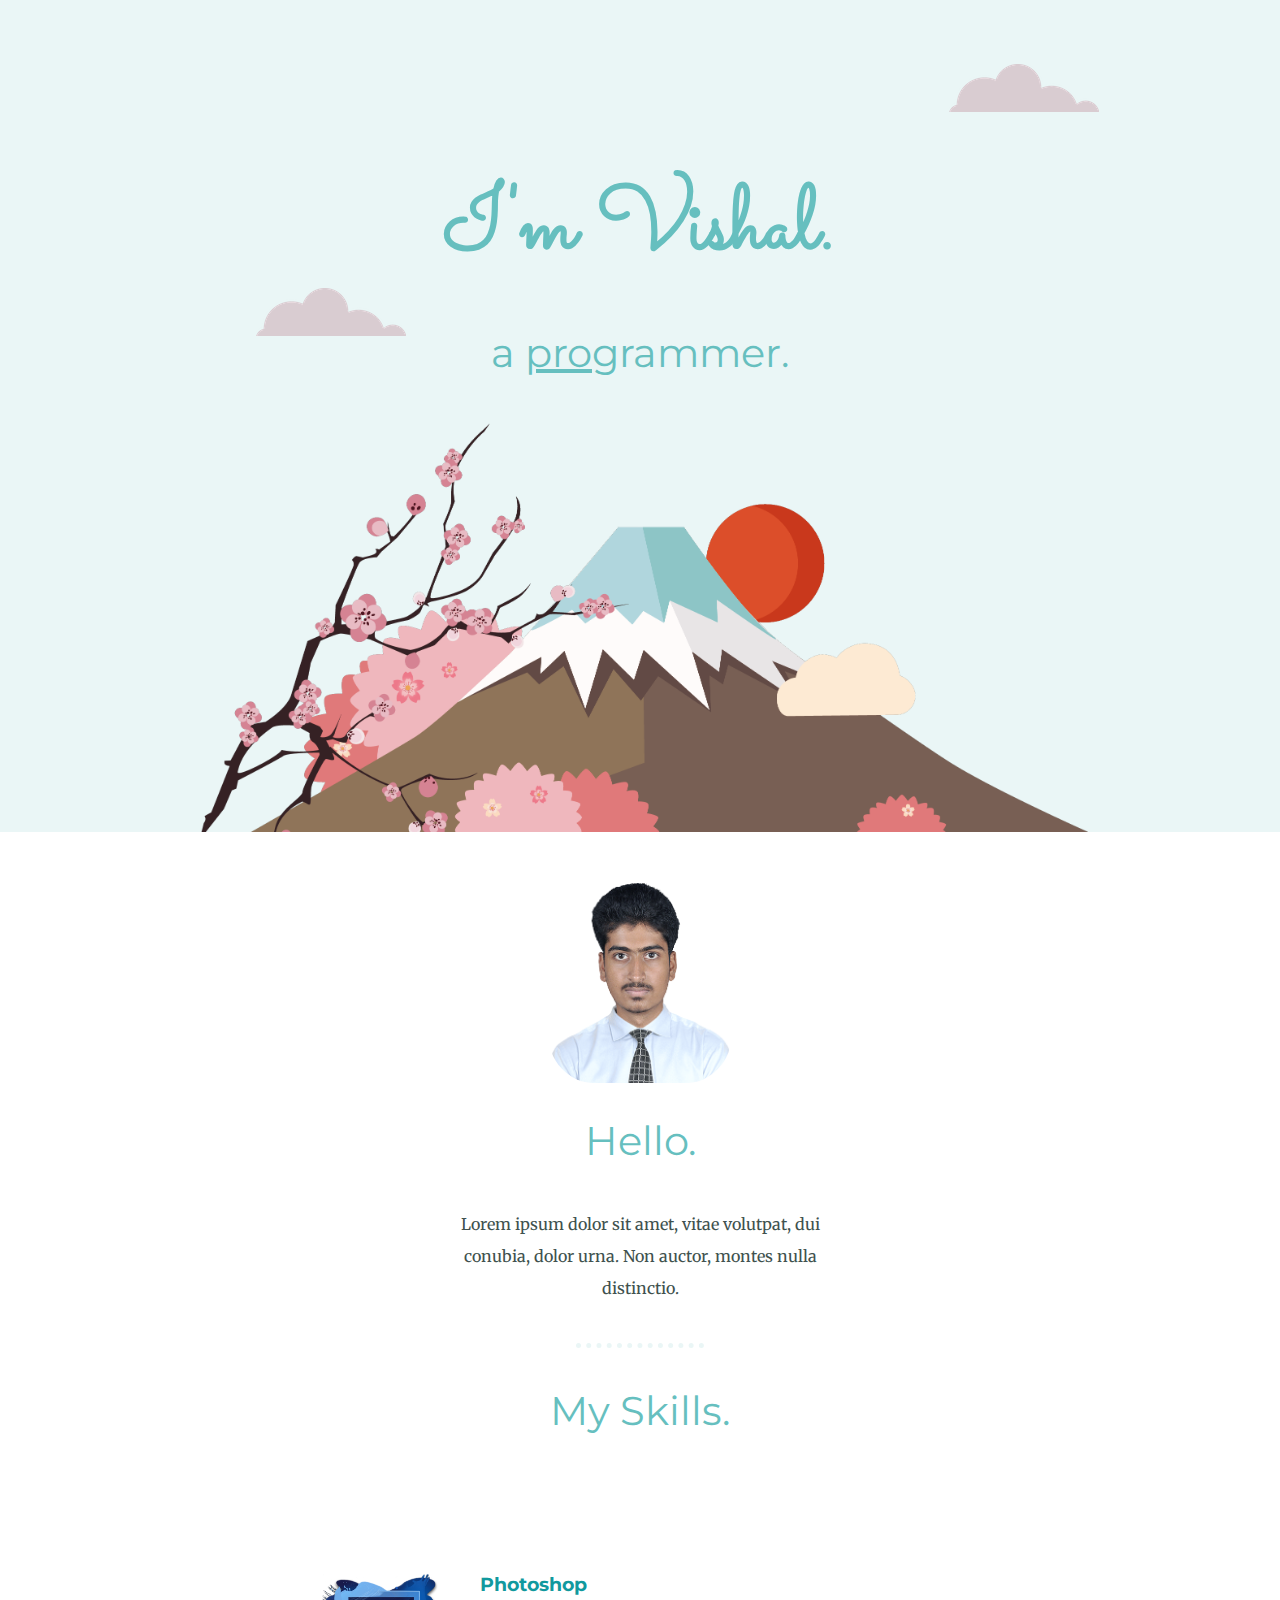
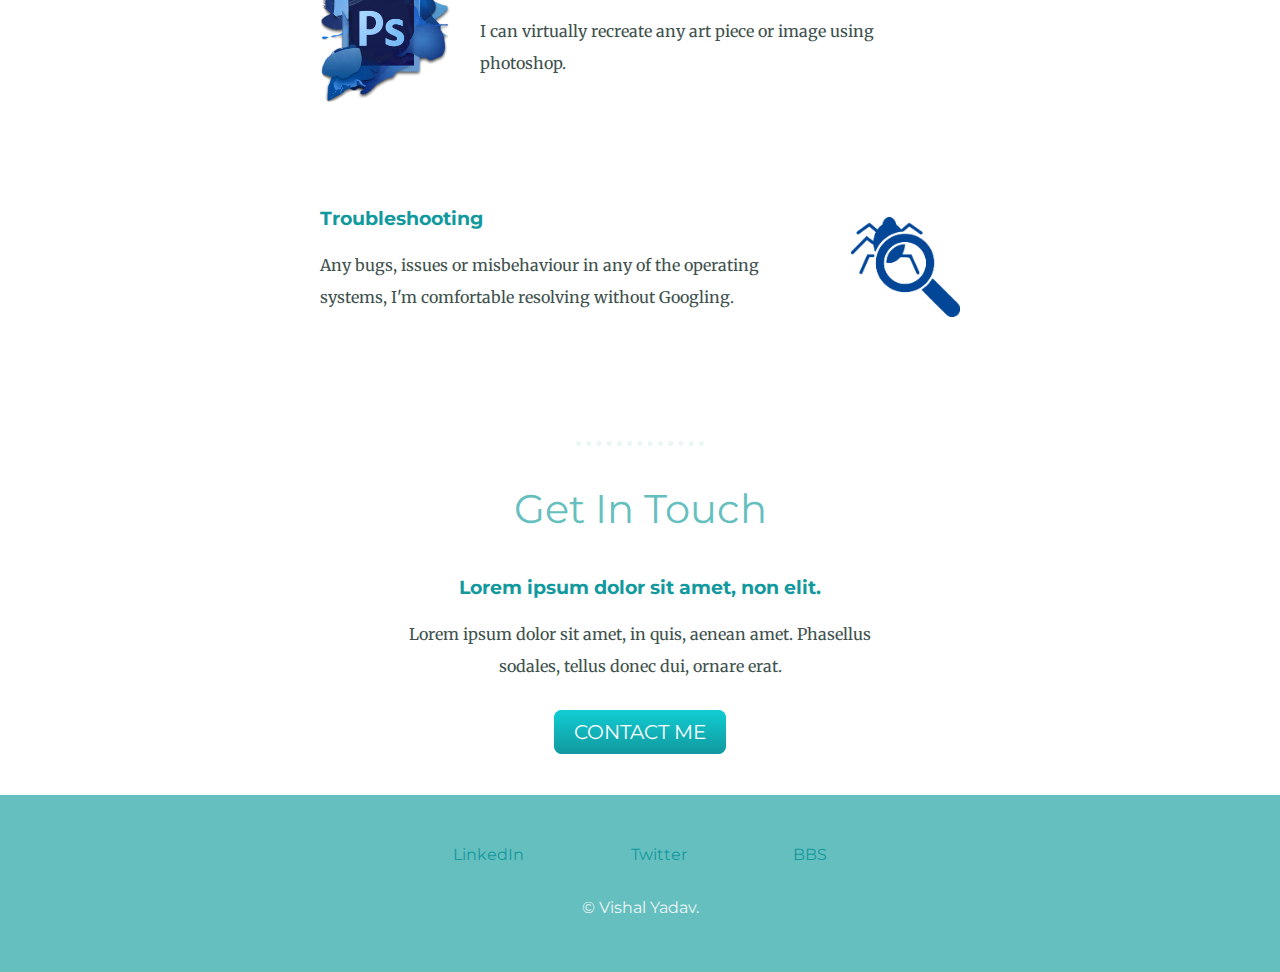
<file: index.html>
<html lang="en" dir="ltr">
  <head>
    <meta charset="utf-8">
    <title>Vishal Yadav</title>
    <link rel="stylesheet" href="css/styles.css">
    <link rel="icon" href="favicon.ico">

    <link rel="preconnect" href="https://fonts.googleapis.com">
    <link rel="preconnect" href="https://fonts.gstatic.com" crossorigin>
    <link href="https://fonts.googleapis.com/css2?family=Merriweather&family=Montserrat&family=Sacramento&display=swap" rel="stylesheet">
  </head>
  <body>

  <div class="top-div">
    <img class="top-cloud" src="images/cloud.png" alt="">
    <h1 class="tophead">I'm Vishal.</h1>
    <h2>a <span>pro</span>grammer.</h2>
    <img class="bottom-cloud" src="images/cloud.png" alt="">
    <img class="mountain" src="images/mountain.png" alt="">
    </div>

    <div class="middle-container">
  <div class="profile">
    <img class="mypic" src="images/mypic.png" alt="">
    <h2>Hello.</h2>
    <p class="intro">Lorem ipsum dolor sit amet, vitae volutpat, dui conubia, dolor urna. Non auctor, montes nulla distinctio.</p>
  </div>
  <hr>
  <div class="skills">
    <h2>My Skills.</h2>
    <div class="skill-row">
      <img class="photoshop" src="images/photoshop.png" alt="">
      <h3>Photoshop</h3>
      <p>I can virtually recreate any art piece or image using photoshop.</p>
    </div>
    <div class="skill-row">
      <img class="troubleshoot" src="images/troubleshoot.png" alt="">
      <h3>Troubleshooting</h3>
      <p>Any bugs, issues or misbehaviour in any of the operating systems, I'm comfortable resolving without Googling.</p>
    </div>
  </div>
  <hr>
  <div class="contact-me">
    <h2>Get In Touch</h2>
    <h3>Lorem ipsum dolor sit amet, non elit.</h3>
    <p class="contactmessage">Lorem ipsum dolor sit amet, in quis, aenean amet. Phasellus sodales, tellus donec dui, ornare erat.</p>
    <a class="btn" href="mailto:vishal8422075433@gmail.com">CONTACT ME</a>
  </div>
</div>


<div class="bottom-container">
  <a class="footer-link" href="https://www.linkedin.com/in/vi5hall/">LinkedIn</a>
  <a class="footer-link" href="https://twitter.com/vi5hall">Twitter</a>
  <a class="footer-link" href="https://bbs.market/METABBS/profile/vi5hall@bbs/publishedPosts">BBS</a>
  <p class="lastparra">© Vishal Yadav.</p>
</div>

  </body>
</html>
</file>
<file: css/styles.css>
body{
  font-family: 'Merriweather', serif;
  margin: 0;
  text-align: center;
  color: #40514E;
}

div{;
  margin: 0;
}
h1 {
  font-family: 'Sacramento', cursive;
  font-size: 5.625rem;
  color: #66BFBF;
}

h2 {
font-family: 'Montserrat', sans-serif;
font-size: 2.5rem;
font-weight: normal;
color: #66BFBF;
padding-bottom: 10px;
}

h3 {
font-family: 'Montserrat', sans-serif;
color: #11999E;
}

span{
  text-decoration: underline;
  font-weight: normal;
}

p{
  line-height: 2;
}

a{
  margin: 2% 4%;
  text-decoration: none;
}

a:hover{
  color: #EAF6F6
}

hr {
  border-style: dotted none none none;
  border-color: #EAF6F6;;
  border-width: 5px;
  width: 10%;
  margin: 3% auto;
}

hr:hover {
  border-color: blue;
}

.top-div{
  background-color: #EAF6F6;
}

.tophead{
  margin: 4% auto 0 auto;
}

.top-cloud{
  margin-top: 5%;
  position: relative;
  left: 30%;
}

.bottom-cloud{
  position: absolute;
  top: 32%;
  left: 20%;
}

.mountain {
  height: auto;
  max-width: 70%;
  position: relative;
  bottom: 0;
}

.middle-container{
  margin: 4% auto 4% auto;
}

.profile{
  margin: auto auto 3% auto;
}

.mypic{
  border-radius: 25%;
    height: 200px;
    width: auto;
}

.intro{
  width: 30%;
  margin: auto;
}

.skill-row{
  width: 50%;
  margin: 10% auto;
  text-align: left;
}

.photoshop{
  height: 130px;
  margin-right: 30px;
  width: auto;
  float: left;
}

.troubleshoot{
  height: 100px;
  margin-left: 30px;
  margin-top: 10px;
  width: auto;
  float: right;
}

.contactmessage{
  width: 40%;
  margin: auto auto 3% auto;
}

.btn {
  background: #11cdd4;
  background-image: -webkit-linear-gradient(top, #11cdd4, #11999e);
  background-image: -moz-linear-gradient(top, #11cdd4, #11999e);
  background-image: -ms-linear-gradient(top, #11cdd4, #11999e);
  background-image: -o-linear-gradient(top, #11cdd4, #11999e);
  background-image: linear-gradient(to bottom, #11cdd4, #11999e);
  -webkit-border-radius: 8;
  -moz-border-radius: 8;
  border-radius: 8px;
  font-family: 'Montserrat', sans-serif;
  color: #ffffff;
  font-size: 20px;
  padding: 10px 20px 10px 20px;
  text-decoration: none;
}

.btn:hover {
  background: #30e3cb;
  background-image: -webkit-linear-gradient(top, #30e3cb, #2bc4ad);
  background-image: -moz-linear-gradient(top, #30e3cb, #2bc4ad);
  background-image: -ms-linear-gradient(top, #30e3cb, #2bc4ad);
  background-image: -o-linear-gradient(top, #30e3cb, #2bc4ad);
  background-image: linear-gradient(to bottom, #30e3cb, #2bc4ad);
  text-decoration: none;
}

.footer-link{
    color: #11999E;
}

.bottom-container{
  font-family: 'Montserrat', sans-serif;
  background-color: #66BFBF;
  padding: 50px 0 20px 0;
}

.lastparra{
  color: #EAF6F6;
  font-size: 1rem;
  padding: 20px 0;
  line-height: 1;
}
</file>
